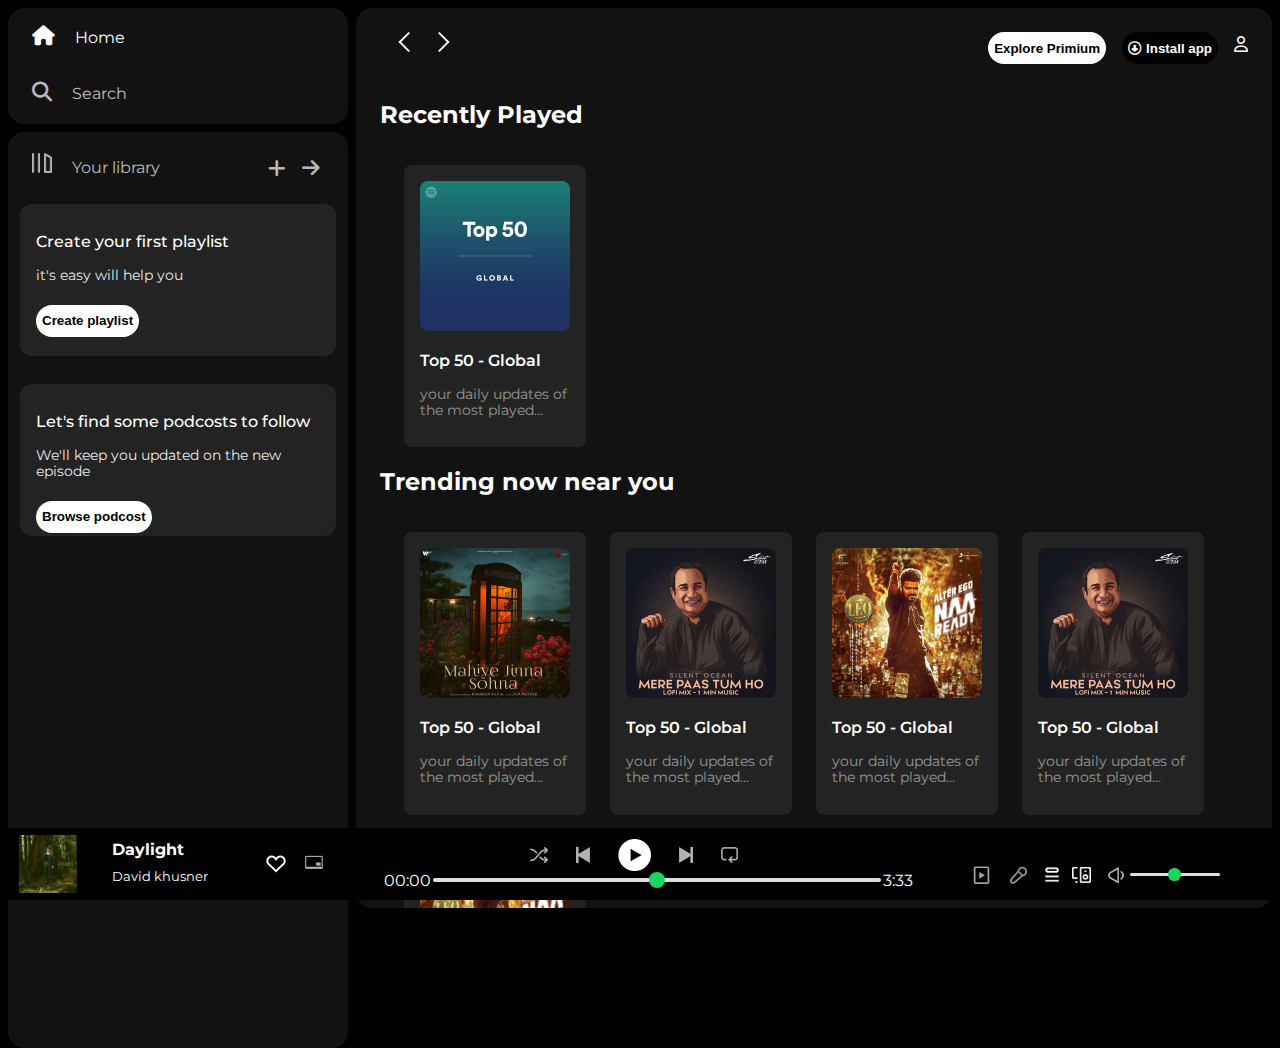
<file: index.html>
<!DOCTYPE html>
<html lang="en">
<head>
    <meta charset="UTF-8">
    <meta name="viewport" content="width=device-width, initial-scale=1.0">
    <link rel="stylesheet" href="https://cdnjs.cloudflare.com/ajax/libs/font-awesome/6.7.2/css/all.min.css" integrity="sha512-Evv84Mr4kqVGRNSgIGL/F/aIDqQb7xQ2vcrdIwxfjThSH8CSR7PBEakCr51Ck+w+/U6swU2Im1vVX0SVk9ABhg==" crossorigin="anonymous" referrerpolicy="no-referrer" />
    <link rel="icon" href="logo.png">
    <title>Spotify - web Player: Music for everyone</title>
    <link rel="preconnect" href="https://fonts.googleapis.com">
    <link rel="preconnect" href="https://fonts.gstatic.com" crossorigin>
    <link href="https://fonts.googleapis.com/css2?family=Montserrat:ital,wght@0,100..900;1,100..900&display=swap" rel="stylesheet">
    <link rel="stylesheet" href="style01.css">
</head>
<body>
    <div class="main">
        <div class="sidebar">
           <div class="nav">
              <div class="nav-option" style="opacity: 1;">
                <i class="fa-solid fa-house"></i>
                <a href="$">Home</a>
              </div>
              <div class="nav-option">
                <i class="fa-solid fa-magnifying-glass"></i>
                <a href="$">Search</a>
              </div>
           </div>
           <div class="library">
                <div class="options">
                    <div class="lib-options nav-option">
                        <img src="library_icon.png" alt="">
                        <a href="$">Your library</a>
                    </div>
                    <div class="icons">
                        <i class="fa-solid fa-plus"></i>
                        <i class="fa-solid fa-arrow-right"></i>
                    </div>
                </div>
             <div class="lib-box">
                <div class="box">
                    <p class="box-p1">Create your first playlist</p>
                    <p class="box-p2">it's easy will help you</p>
                    <button class="badge">Create playlist</button>
                </div>

                <div class="box">
                    <p class="box-p1">Let's find some podcosts to follow</p>
                    <p class="box-p2">We'll keep you updated on the new episode</p>
                    <button class="badge">Browse podcost</button>
                </div>
              </div>
           </div>
        </div>

        <div class="main-content">
            <div class="sticky-nav">
                <div class="sticky-nav-icons">
                    <img src="backward_icon.png" alt="">
                    <img src="forward_icon.png" class="hide" alt="">
                </div>
                <div class="sticky-nav-options">
                    <button class="badge nav-item hide">Explore Primium</button>
                    <button class="badge nav-item dark-badge"><i class="fa-regular fa-circle-down" style="margin-right: 5px;"></i>Install app</button>
                    <i class="fa-regular fa-user nav-item"></i>
                </div>
   
             </div>

                <h2>Recently Played</h2>
                <div class="cards-container">
                    <div class="card">
                        <img src="card1img.jpeg" alt="" class="card-img">
                        <p class="card-title">Top 50 - Global</p>
                        <p class="card-info">your daily updates of the most played...</p>
                    </div>
                </div>


                <h2>Trending now near you</h2>
                <div class="cards-container">
                    <div class="card">
                        <img src="card2img.jpeg" alt="" class="card-img">
                        <p class="card-title">Top 50 - Global</p>
                        <p class="card-info">your daily updates of the most played...</p>
                    </div>

                     <div class="card">
                        <img src="card3img.jpeg" alt="" class="card-img">
                        <p class="card-title">Top 50 - Global</p>
                        <p class="card-info">your daily updates of the most played...</p>
                    </div>

                    <div class="card">
                        <img src="card4img.jpeg" alt="" class="card-img">
                        <p class="card-title">Top 50 - Global</p>
                        <p class="card-info">your daily updates of the most played...</p>
                    </div>

                     <div class="card">
                        <img src="card3img.jpeg" alt="" class="card-img">
                        <p class="card-title">Top 50 - Global</p>
                        <p class="card-info">your daily updates of the most played...</p>
                    </div>

                    <div class="card">
                        <img src="card4img.jpeg" alt="" class="card-img">
                        <p class="card-title">Top 50 - Global</p>
                        <p class="card-info">your daily updates of the most played...</p>
                    </div>
                </div>
                
                 <h2>Featured Charts</h2>
                <div class="cards-container">
                    <div class="card">
                        <img src="card5img.jpeg" alt="" class="card-img">
                        <p class="card-title">Top 50 - Global</p>
                        <p class="card-info">your daily updates of the most played...</p>
                    </div>

                    <div class="card">
                        <img src="card6img.jpeg" alt="" class="card-img">
                        <p class="card-title">Top 50 - Global</p>
                        <p class="card-info">your daily updates of the most played...</p>
                    </div>

                    <div class="card">
                        <img src="card1img.jpeg" alt="" class="card-img">
                        <p class="card-title">Top 50 - Global</p>
                        <p class="card-info">your daily updates of the most played...</p>
                    </div>
                </div>
              
                <div class="footer">
                    <div class="line"></div>
            </div>
        </div>

        <div class="music-player">
            <div class="album">
                <div class="picture">
                    <img src="album_picture.jpeg" alt="">
                </div>
                <div class="para">
                    <p style="font-weight: bold;">Daylight</p>
                    <p class="p2">David khusner</p>
                </div>
                <div class="album-icons">
                   <img src="album_icon1.png" alt="" class="img1" style="height: 1.5rem;">
                   <img src="album_icon2.png" alt="" class="img2" style="height: 2rem;">
                </div>
            </div>
            <div class="player">
                <div class="player-controls">
                    <img src="player_icon1.png" class="player-control-icon" alt="">
                    <img src="player_icon2.png" class="player-control-icon" alt="">
                    <img src="player_icon3.png" class="player-control-icon" alt="" style="opacity: 1; height:2rem;">
                    <img src="player_icon4.png" class="player-control-icon" alt="">
                    <img src="player_icon5.png" class="player-control-icon" alt="">
                </div>
                <div class="playback-bar">
                    <span class="curr-time">00:00</span>
                    <input type="range" min="0" max="100" class="progress-bar">
                    <span class="tot-time">3:33</span>
                </div>
            </div>
            <div class="controls">
               <div class="control-img">
                <img src="controls_icon1.png" alt="" style="height: 2.5rem;">
                <img src="controld_icon2.png" alt="" style="height: 2.5rem;">
                <img src="controls_icon3.png" alt="" style="height: 1.3rem;">
                <img src="controls_icon4.png" alt="" style="height: 1rem;">
                <img src="controls_icon5.png" alt="" style="height: 2.5rem;">
               </div>

               <div class="volume">
                <input type="range" class="progress-bar2">
               </div>
            </div>
        </div>

    </div>
</body>
</html>
</file>
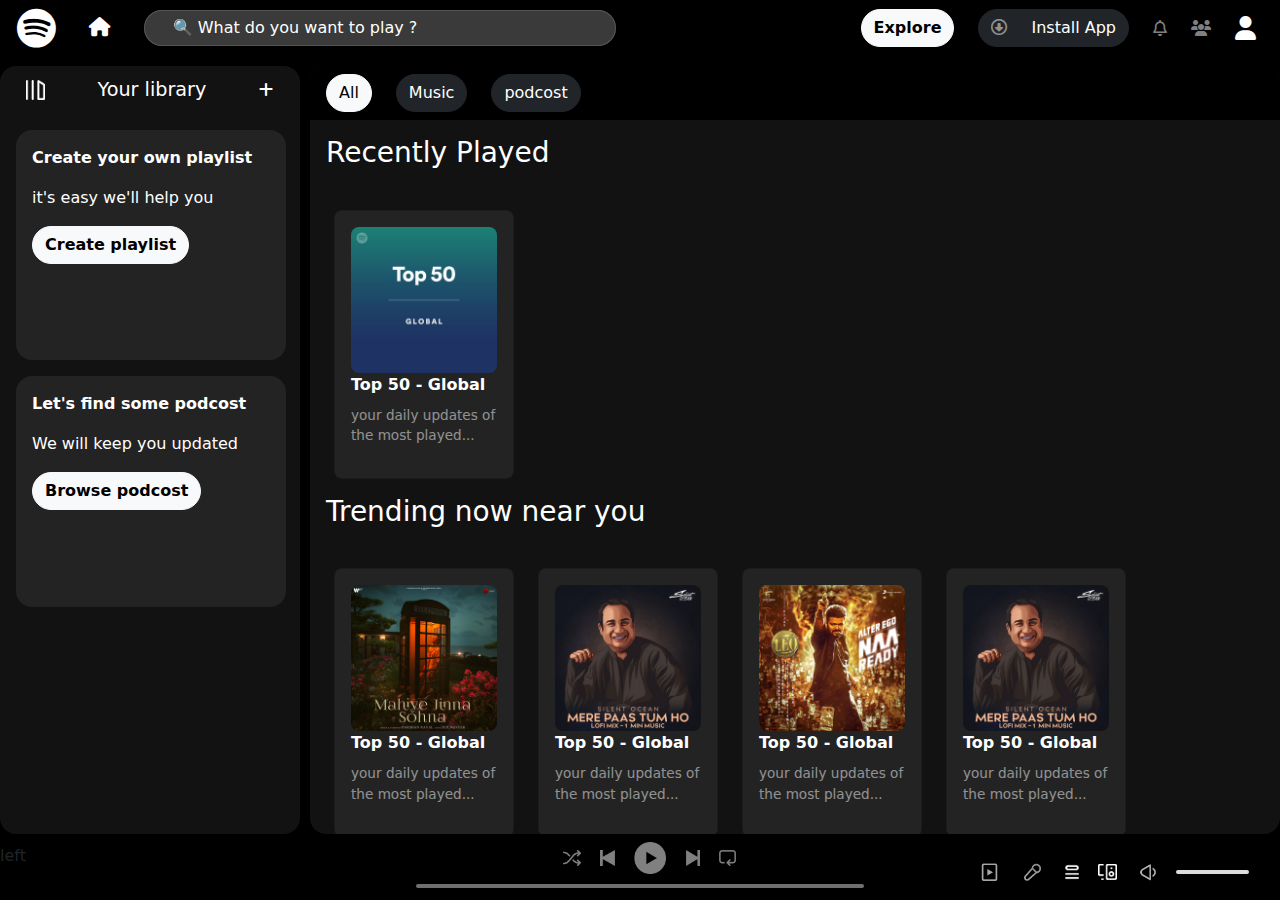
<file: index2.html>
<!DOCTYPE html>
<html lang="en">
<head>
    <meta charset="UTF-8">
    <meta name="viewport" content="width=device-width, initial-scale=1.0">
    <link rel="icon" href="logo.png">
    <title>Spotify - web Player: Music for everyone</title>
    <link rel="stylesheet" href="https://cdnjs.cloudflare.com/ajax/libs/font-awesome/6.7.2/css/all.min.css" integrity="sha512-Evv84Mr4kqVGRNSgIGL/F/aIDqQb7xQ2vcrdIwxfjThSH8CSR7PBEakCr51Ck+w+/U6swU2Im1vVX0SVk9ABhg==" crossorigin="anonymous" referrerpolicy="no-referrer" />
    <link rel="preconnect" href="https://fonts.googleapis.com">
    <link rel="preconnect" href="https://fonts.gstatic.com" crossorigin>
    
    <link href="https://fonts.googleapis.com/css2?family=Montserrat:ital,wght@0,100..900;1,100..900&display=swap" rel="stylesheet">
    <link rel="stylesheet" href="https://cdn.jsdelivr.net/npm/bootstrap@5.3.7/dist/css/bootstrap.min.css">
    <link rel="stylesheet" href="style3.css">
</head>
<body>
    <div class="main">
        <div class="navbar">
            
            <div class="searchbar">
             <i class="fa-brands fa-spotify" style="font-size: 2.5rem;"></i>
             <i class="fa-solid fa-house"></i>
             <form class="d-flex w-75" role="search">
                <input class="form-control me-2 text-white border-0 rounded-pill px-4" type="search" placeholder=" 🔍 What do you want to play ?" aria-label="Search" style="background-color: #3a3a3a; box-shadow: inset 0 0 0 1px #555;"/> 
            </form>
            </div>
            
            <div class="explore">

               <button class="btn btn-light rounded-pill" style="font-weight: bold;">Explore</button>
               <button class="btn btn-dark rounded-pill " ><i class="fa-regular fa-circle-down"></i>Install App</button>
               <i class="fa-regular fa-bell"></i>
               <i class="fa-solid fa-users"></i>
               <i class="fa-solid fa-user" style="font-size: 1.5rem; opacity: 1;"></i>
            </div>
        </div>

        <div class="sidebar">
                <div class="header">
                    <img class="lib-img" src="asset/library_icon.png" alt="" style="height: 1.2rem;">
                    <div style="font-size: 1.2rem;" class="lib">Your library</div>
                    <i class="fa-solid fa-plus"></i>
                </div>
                <div class="cards">
                    <p style="font-weight: bold;">Create your own playlist</p>
                    <p>it's easy we'll help you</p>
                    <button class="btn btn-light rounded-pill" style="font-weight: bold;">Create playlist</button>
                </div>
                <div class="cards">
                    <p style="font-weight: bold;">Let's find some podcost</p>
                    <p>We will keep you updated</p>
                    <button class="btn btn-light rounded-pill" style="font-weight: bold;">Browse podcost </button>
                </div>
        </div>

        <div class="main-content">
            <div class="main-nav">
                <div class="main-nav">
                    <button class="btn btn-light rounded-pill">All</button>
                    <button class="btn btn-dark rounded-pill " >Music</button>
                    <button class="btn btn-dark rounded-pill " >podcost</button>
                </div>
            </div>

            <h3>Recently Played</h3>
                <div class="cards-container">
                    <div class="card">
                        <img src="asset/card1img.jpeg" alt="" class="card-img">
                        <p class="card-title">Top 50 - Global</p>
                        <p class="card-info">your daily updates of the most played...</p>
                    </div>
                </div>


                <h3>Trending now near you</h3>
                <div class="cards-container">
                    <div class="card">
                        <img src="asset/card2img.jpeg" alt="" class="card-img">
                        <p class="card-title">Top 50 - Global</p>
                        <p class="card-info">your daily updates of the most played...</p>
                    </div>

                     <div class="card">
                        <img src="asset/card3img.jpeg" alt="" class="card-img">
                        <p class="card-title">Top 50 - Global</p>
                        <p class="card-info">your daily updates of the most played...</p>
                    </div>

                    <div class="card">
                        <img src="asset/card4img.jpeg" alt="" class="card-img">
                        <p class="card-title">Top 50 - Global</p>
                        <p class="card-info">your daily updates of the most played...</p>
                    </div>

                     <div class="card">
                        <img src="asset/card3img.jpeg" alt="" class="card-img">
                        <p class="card-title">Top 50 - Global</p>
                        <p class="card-info">your daily updates of the most played...</p>
                    </div>

                    <div class="card">
                        <img src="asset/card4img.jpeg" alt="" class="card-img">
                        <p class="card-title">Top 50 - Global</p>
                        <p class="card-info">your daily updates of the most played...</p>
                    </div>
                </div>
                
                 <h3>Featured Charts</h3>
                <div class="cards-container">
                    <div class="card">
                        <img src="asset/card5img.jpeg" alt="" class="card-img">
                        <p class="card-title">Top 50 - Global</p>
                        <p class="card-info">your daily updates of the most played...</p>
                    </div>

                    <div class="card">
                        <img src="asset/card6img.jpeg" alt="" class="card-img">
                        <p class="card-title">Top 50 - Global</p>
                        <p class="card-info">your daily updates of the most played...</p>
                    </div>

                    <div class="card">
                        <img src="asset/card1img.jpeg" alt="" class="card-img">
                        <p class="card-title">Top 50 - Global</p>
                        <p class="card-info">your daily updates of the most played...</p>
                    </div>
                </div>
        </div>
        <div class="player">
            <div class="left">left</div>
            <div class="middle">
                <div class="controls">
                    <img src="asset/player_icon1.png" alt="">
                    <img src="asset/player_icon2.png" alt="">
                    <img src="asset/player_icon3.png" alt="" style="height: 2rem;">
                    <img src="asset/player_icon4.png" alt="">
                    <img src="asset/player_icon5.png" alt="">

                </div>
                <div class="playbar">
                    <input type="range" class="progress-bar" style="opacity: 0.5;">
                </div>

            </div>

            <div class="right">
                <img src="asset/controls_icon1.png" alt="" style="height: 2.5rem;">
                <img src="asset/controld_icon2.png" alt="" style="height: 2.5rem;">
                <img src="asset/controls_icon3.png" alt="" style="height: 1.3rem;">
                <img src="asset/controls_icon4.png" alt="" style="height: 1rem;">
                <img src="asset/controls_icon5.png" alt="" style="height: 2.5rem;">

                <div class="volume">
                    <input type="range" class="progress-bar">
                </div>
            </div>
        </div>
    </div>
</body>
</html>
</file>
<file: style01.css>
body{
     font-family: "Montserrat", sans-serif;
     margin: 0;
     background-color: black;
     color: white;
     overflow: hidden;
}

.main{
     display: flex;
     height: 100vh;
     padding: 0.5rem;
}

.sidebar{
    background-color: black;
    width: 340px;
    border-radius: 1rem;
    margin-right: 0.5rem;
}

.main-content{
     background-color: #121212;
     flex: 1;
     border-radius: 1rem;
     overflow: auto;
     padding: 0 1.5rem 0 1.5rem;
}


.music-player{
   background-color: black;
   position: fixed;
   bottom: 0px;
   width: 100%;
   height: 72px;
}

a{
     text-decoration: none;
     color: white;
}

.nav{
     background-color: #121212;
     border-radius: 1rem;
     display: flex;
     flex-direction: column;
     justify-content: center;
     height: 100px;
     padding: 0.5rem 0.75rem;
     
}

.nav-option{
     line-height: 2.5rem;
     opacity: 0.7;
     padding: 0.5rem 0.75rem;
}


.nav-option:hover{
 
     opacity: 1;
}
.nav-option i{
     font-size: 1.25rem;
}

.nav-option a{
     font-size: 1rem;
     margin-left: 1rem;
}

.library{
     background-color: #121212;
     border-radius: 1rem;
     height: 100%;
     margin-top: 0.5rem;
      padding: 0.5rem 0.75rem;
}

.options{
     display: flex;
     justify-content: space-between;
     align-items: center;
}

.lib-options img{
     height: 1.25rem;
     width: 1.25rem;
}

.icons{
   font-size: 1.25rem;
   display: flex;
}

.icons i{
   opacity: 0.7;
   margin-right: 1rem;

}

.icons i:hover{
     opacity: 1;
}

.box{
     background-color: #232323;
     height: 8rem;
     border-radius: 0.75rem;
     margin: 0.5rem 0rem 1.75rem 0rem;
     padding: 0.75rem 1rem;
}

.box-p1{
     font-size: 1rem;
     font-weight: 500;
}

.box-p2{
     font-size: 0.85rem;
     opacity: 0.9;
}

.badge{
     
     background-color: white;
     border: none;
     border-radius: 100px;
     padding: 0.25rem 1 rem;
     font-weight: 700;
     margin-top: 0.5rem;
     height: 2rem;
     width: fit-content;
}

.dark-badge{
     background-color: black;
     color: white;
}

.sticky-nav{
     position: sticky;
     top: 0;
     background-color: #121212;
     display: flex;
     justify-content: space-between;
     align-items: center;
     padding: 1rem  0 1rem 0;
     z-index: 10;
}

.sticky-nav-icons img{
   margin-left: 0.75rem;
}

.sticky-nav-options{
     display: flex;
     justify-content: center;
     align-items: center;
    
}

.nav-item{
  
     margin-left: 1rem;
    
}

@media(max-width: 1000px){
       
     .hide{
          display: none;
     }
}

.card{
     background-color: #232323;
     width: 150px;
     border-radius: 0.5rem;
     padding: 1rem;
     margin-left: 1.5rem;
     margin-top: 1rem;
}

.cards-container{
     display: flex;
     flex-wrap: wrap;
}

.card-img{
     width: 100%;
     border-radius: 0.5rem;
}

.card-title{
     font-weight: 600;
}

.card-info{
     font-size: 0.85rem;
     opacity: 0.5;
}

.footer{
     height: 300px;
     display: flex;
     align-items: center;
     justify-content: center;
}

.line{
     width: 90%;;
     height: 30%;
     border-top: 1px solid white;
     opacity: 0.4;
     
}

.music-player{
     display: flex;
     justify-content: space-between;
     align-items: center;
}


.player{
     width: 50%;
    
}

.controls{
     width: 25%;
     height: 100%;
     display: flex;
   
     align-items: end; 

}

.player-controls{
     display: flex;
     justify-content: center;
     align-items: center;
} 
 
.player-control-icon{
     height: 1rem;
     margin-right: 1.75rem;
     opacity: 0.7;
}

.player-control-icon:hover{
    
     opacity: 1;
}

.playback-bar{
     display: flex;
     justify-content: center;
     align-items: center;
}

.progress-bar{
     width: 70%;
     appearance: none;
     background-color: transparent;
     cursor: pointer;

}

.progress-bar::-webkit-slider-runnable-track{
     background-color: #ddd;
     border-radius: 100px;
     height: 0.2rem;
}

.progress-bar::-webkit-slider-thumb{
    appearance: none;
    height: 1rem;
    width: 1rem;
    background-color: #1bd760;
    border-radius: 50%;
    margin-top: -6px;
} 



.album{
     display: flex;
     width: 25%;
     height: 100%;
     align-items: center;
     justify-content: space-between;
    
}

.picture {
    height: 100%;
    width: 25%;
    display: flex;
    justify-content: center;
    align-items: center;
}

.picture img{
     height: 80%;

}

.para{
    height: 100%;
    width: 40%;
    

}

.p2{
    font-size: 13px;
}


.para p{
    line-height: 0.7rem;
}

.album-icons{
    
    width: 20%;
    display: flex;
    justify-content: space-between;
    align-items: center;
}

.control-img{
    width: 50%;
    height: 70%;
    display: flex;
    justify-content: space-between;
    align-items: center;
}


.volume{
    height: 70%;
    width: 40%;
    display: flex;
    align-items: center;
    margin-right: 2rem;
}


.progress-bar2{
     width: 70%;
     appearance: none;
     background-color: transparent;
     cursor: pointer;

}

.progress-bar2::-webkit-slider-runnable-track{
     background-color: #ddd;
     border-radius: 100px;
     height: 0.2rem;
}
.progress-bar2::-webkit-slider-thumb {
    -webkit-appearance: none;
    appearance: none;
    background-color: #1bd760;
    height: 0.8rem;
    width: 0.8rem;
    border-radius: 50%;
    margin-top: -5px;
    border: none;
    cursor: pointer;
}
</file>
<file: style3.css>
*{
    margin: 0;
    padding: 0;
}

.main{
    height: 100vh;
    width: 100%;
    display: grid;
    background-color: black;
    grid-template-rows: 3.5rem 1fr 3.5rem;  /* Topbar, main content, player bar */
    grid-template-columns: 300px 1fr;
    grid-gap: 10px;
    overflow: hidden;

}

.navbar{
    grid-column: 1/3;
    background-color: black;
    
}

.searchbar{
    height: 100%;
    width: 50%;
    display: flex;
    justify-content: space-around;
    align-items: center;
}

.searchbar i{
    font-size: 1.2rem;
    color: white;
   
}

.searchbar input::placeholder{
    color: white;
}

.explore{
    height: 100%;
    width: 50%;
    display: flex;
    justify-content: flex-end;
    align-items: center;
   
}

.explore i , button{
    margin-right: 1.5rem;
}

.explore i{
    opacity: 0.5;
    color: white;
}

.explore i:hover{
    opacity: 1;
}

.sidebar{
    background-color: black;
}


.sidebar{
    border-radius: 1rem;
    background-color: #121212;

}

.sidebar .header{
    width: 100%;
    height: 3rem;
    display: flex;
    color: white;
    justify-content: space-around;
    align-items: center;
   
} 

.cards{
    height: 30%;
    width: 90%;
    background-color: #232323;
    margin: 1rem;
    border-radius: 1rem;
    padding: 1rem;
    color: white;
}


.main-content{
    background-color: #121212;
    border-radius: 1rem;
    overflow: auto;
}

.main-nav{
    display: flex;
    width: 100%;
    height: 3.4rem;
    align-items: center;
    padding: 0.5rem;
    position: sticky;
    top: 0;
    background-color: black;
    z-index: 10;
 
}

.cards-container{
  display: flex; 
  flex-wrap: wrap ;
}

h3{
    color: white;
    padding: 1rem ;
}
.card{
    background-color: #232323;
     width: 180px;
     border-radius: 0.5rem;
     padding: 1rem;
     margin-left: 1.5rem;
     margin-top: 1rem;
}

.card-img{
     width: 100%;
     border-radius: 0.5rem;
}

.card-title{
     font-weight: 600;
     color: white;
}

.card-info{
     font-size: 0.85rem;
     opacity: 0.5;
     color: white;
}




.player{
    grid-column: 1/3;
    width: 100%;
    height: 3.5rem;
    display: flex;
    background-color: black;
    position: fixed;
    bottom: 0;
}

.left{
    width: 25%;
    height: 100%;
    background-color: black;
}

.middle{
    width: 50%;
    height: 100%;
    background-color: black;
   
}



.controls{
    display: flex;
    align-items: center;
    justify-content: center;
    height: 50%;
    width: 100%;
}

.controls img{
    height: 1rem;
    margin-left: 1.2rem;
    opacity: 0.5;
}

.playbar{
    display: flex;
     height: 50%;
     width: 100%;
    justify-content: center;
    align-items: center;

}

.progress-bar{
    width: 70%;
    appearance: none;
    background-color: transparent;
    cursor: pointer;
}

 .progress-bar::-webkit-slider-runnable-track{
    background-color: #ddd;
    border-radius: 100px;
    height: 0.2rem;
} 
.progress-bar::-webkit-slider-thumb{
    -webkit-appearance: none;
    appearance: none;
   
    
}

.right{
    width: 25%;
    height: 100%;
    background-color: black;
    display: flex;
    align-items: center;
}

.right img{
    height: 1.5rem;
    margin-left: 1rem;
}

.volume{
    display: flex;
    align-items: center;
    margin-left: 1rem;
}
</file>
